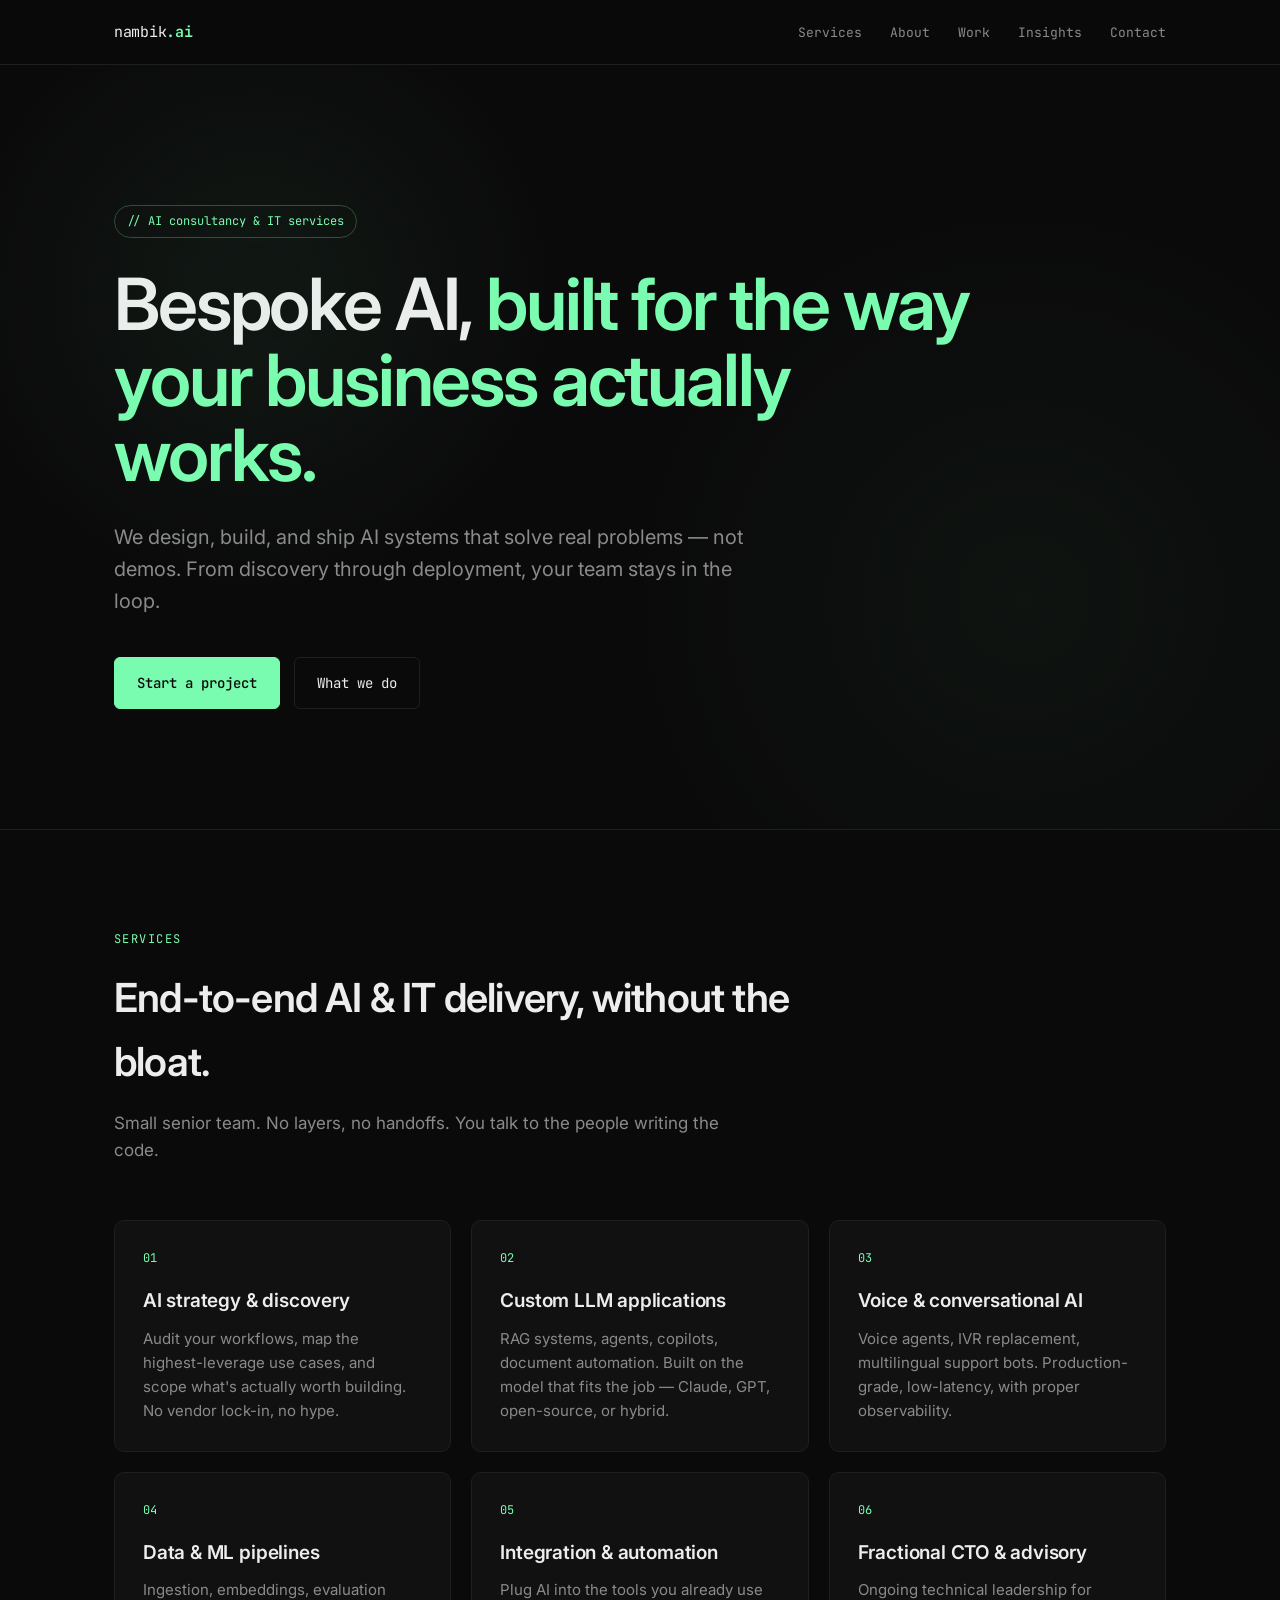
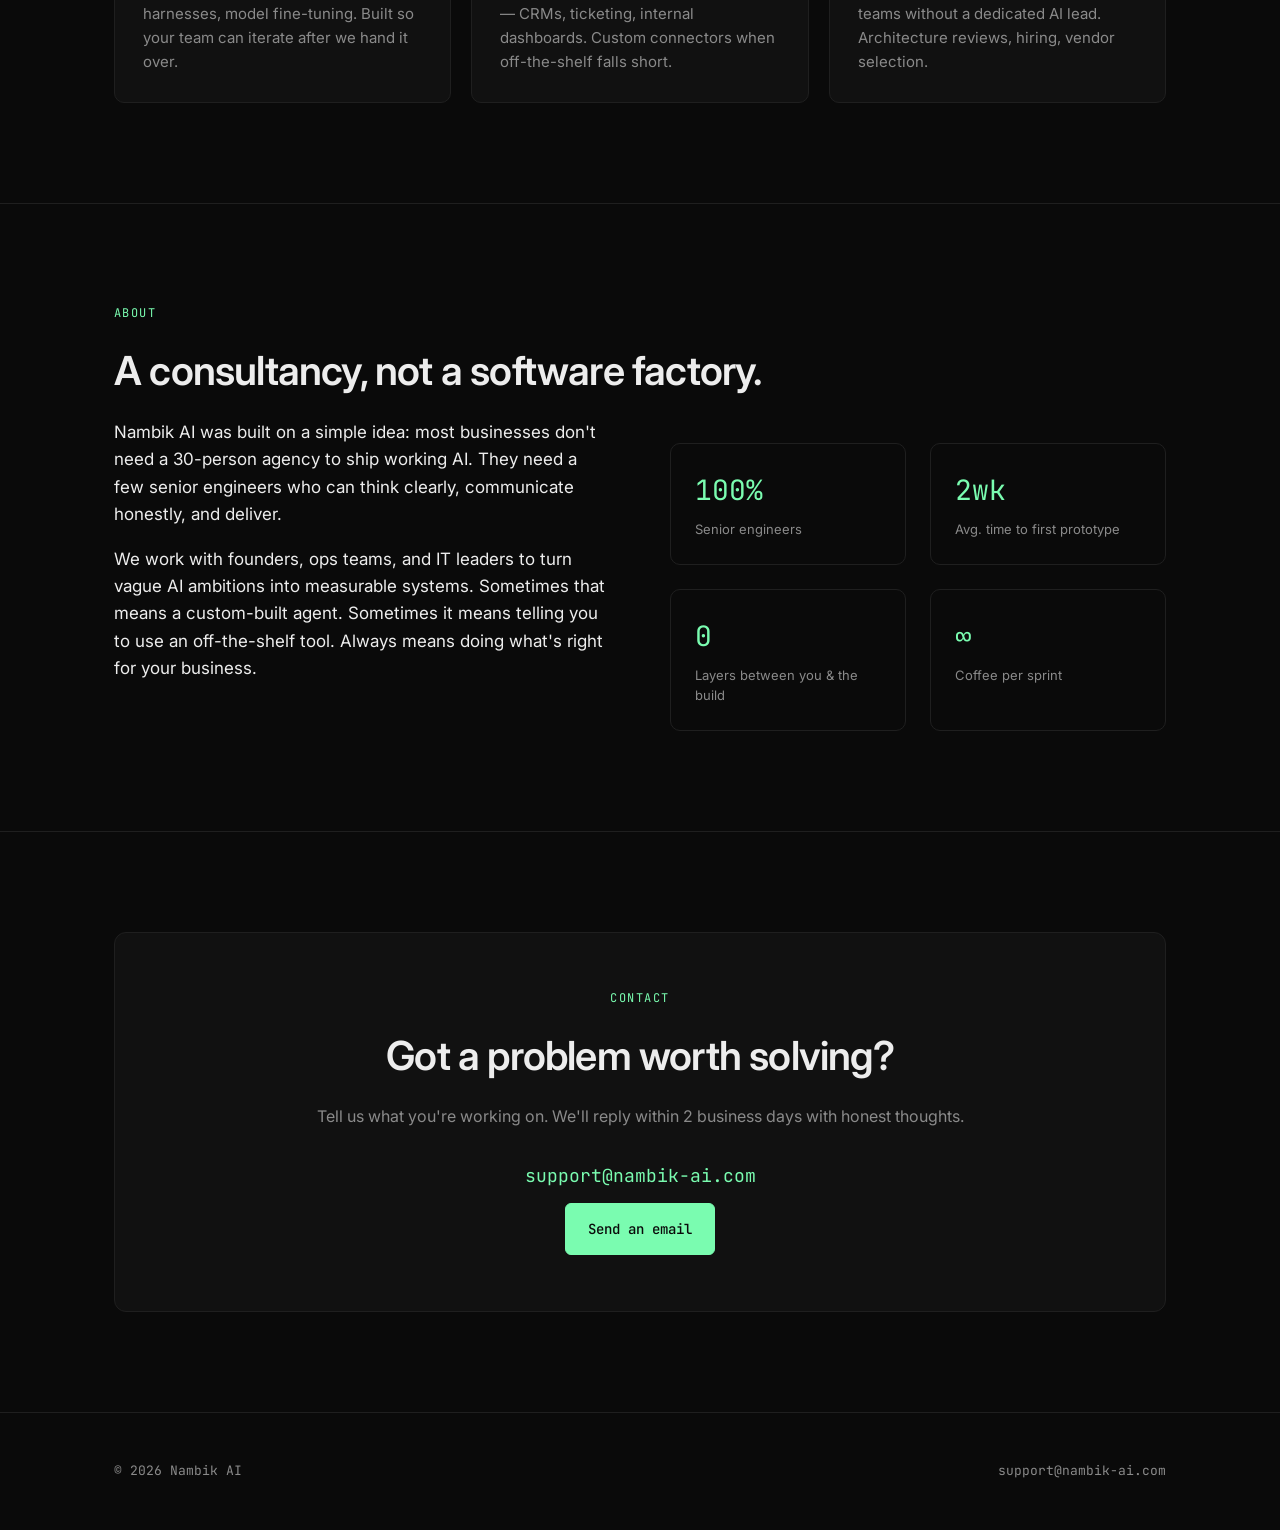
<file: index.html>
<!doctype html>
<html lang="en">
<head>
  <meta charset="utf-8" />
  <meta name="viewport" content="width=device-width, initial-scale=1" />
  <title>Nambik AI — Bespoke AI solutions for businesses</title>
  <meta name="description" content="Nambik AI is a consultancy delivering bespoke AI solutions and IT services for businesses. From strategy to shipped systems." />
  <meta name="theme-color" content="#0a0a0a" />
  <meta property="og:title" content="Nambik AI — Bespoke AI for businesses" />
  <meta property="og:description" content="Consultancy delivering bespoke AI solutions and IT services." />
  <meta property="og:type" content="website" />
  <meta property="og:url" content="https://nambik-ai.com" />
  <link rel="preconnect" href="https://fonts.googleapis.com" />
  <link rel="preconnect" href="https://fonts.gstatic.com" crossorigin />
  <link rel="stylesheet" href="https://fonts.googleapis.com/css2?family=Inter:wght@400;500;600&family=JetBrains+Mono:wght@400;500&display=swap" />
  <link rel="stylesheet" href="styles.css" />
  <link rel="icon" type="image/svg+xml" href="favicon.svg" />
</head>
<body>

<nav class="top">
  <div class="wrap">
    <a href="/" class="brand">nambik<b>.ai</b></a>
    <ul>
      <li><a href="#services">Services</a></li>
      <li><a href="#about">About</a></li>
      <li><a href="case-studies.html">Work</a></li>
      <li><a href="blog/">Insights</a></li>
      <li><a href="#contact">Contact</a></li>
    </ul>
  </div>
</nav>

<header class="hero">
  <div class="wrap">
    <span class="tag">// AI consultancy &amp; IT services</span>
    <h1>Bespoke AI, <em>built for the way your business actually works.</em></h1>
    <p class="lead">We design, build, and ship AI systems that solve real problems — not demos. From discovery through deployment, your team stays in the loop.</p>
    <div class="cta">
      <a href="#contact" class="btn btn-primary">Start a project</a>
      <a href="#services" class="btn btn-ghost">What we do</a>
    </div>
  </div>
</header>

<section id="services">
  <div class="wrap">
    <div class="section-tag">Services</div>
    <h2>End-to-end AI &amp; IT delivery, without the bloat.</h2>
    <p class="section-lead">Small senior team. No layers, no handoffs. You talk to the people writing the code.</p>

    <div class="grid">
      <div class="card">
        <div class="num">01</div>
        <h3>AI strategy &amp; discovery</h3>
        <p>Audit your workflows, map the highest-leverage use cases, and scope what's actually worth building. No vendor lock-in, no hype.</p>
      </div>
      <div class="card">
        <div class="num">02</div>
        <h3>Custom LLM applications</h3>
        <p>RAG systems, agents, copilots, document automation. Built on the model that fits the job — Claude, GPT, open-source, or hybrid.</p>
      </div>
      <div class="card">
        <div class="num">03</div>
        <h3>Voice &amp; conversational AI</h3>
        <p>Voice agents, IVR replacement, multilingual support bots. Production-grade, low-latency, with proper observability.</p>
      </div>
      <div class="card">
        <div class="num">04</div>
        <h3>Data &amp; ML pipelines</h3>
        <p>Ingestion, embeddings, evaluation harnesses, model fine-tuning. Built so your team can iterate after we hand it over.</p>
      </div>
      <div class="card">
        <div class="num">05</div>
        <h3>Integration &amp; automation</h3>
        <p>Plug AI into the tools you already use — CRMs, ticketing, internal dashboards. Custom connectors when off-the-shelf falls short.</p>
      </div>
      <div class="card">
        <div class="num">06</div>
        <h3>Fractional CTO &amp; advisory</h3>
        <p>Ongoing technical leadership for teams without a dedicated AI lead. Architecture reviews, hiring, vendor selection.</p>
      </div>
    </div>
  </div>
</section>

<section id="about">
  <div class="wrap">
    <div class="section-tag">About</div>
    <h2>A consultancy, not a software factory.</h2>
    <div class="about-grid">
      <div>
        <p>Nambik AI was built on a simple idea: most businesses don't need a 30-person agency to ship working AI. They need a few senior engineers who can think clearly, communicate honestly, and deliver.</p>
        <p>We work with founders, ops teams, and IT leaders to turn vague AI ambitions into measurable systems. Sometimes that means a custom-built agent. Sometimes it means telling you to use an off-the-shelf tool. Always means doing what's right for your business.</p>
      </div>
      <div>
        <div class="stats">
          <div class="stat"><div class="n">100%</div><div class="l">Senior engineers</div></div>
          <div class="stat"><div class="n">2wk</div><div class="l">Avg. time to first prototype</div></div>
          <div class="stat"><div class="n">0</div><div class="l">Layers between you &amp; the build</div></div>
          <div class="stat"><div class="n">∞</div><div class="l">Coffee per sprint</div></div>
        </div>
      </div>
    </div>
  </div>
</section>

<section id="contact">
  <div class="wrap">
    <div class="contact-box">
      <div class="section-tag">Contact</div>
      <h2>Got a problem worth solving?</h2>
      <p>Tell us what you're working on. We'll reply within 2 business days with honest thoughts.</p>
      <a href="mailto:support@nambik-ai.com?subject=Project%20enquiry" class="email">support@nambik-ai.com</a>
      <div>
        <a href="mailto:support@nambik-ai.com?subject=Project%20enquiry" class="btn btn-primary">Send an email</a>
      </div>
    </div>
  </div>
</section>

<footer>
  <div class="wrap">
    <div>&copy; <span id="yr"></span> Nambik AI</div>
    <div>
      <a href="mailto:support@nambik-ai.com">support@nambik-ai.com</a>
    </div>
  </div>
</footer>

<script>document.getElementById('yr').textContent = new Date().getFullYear();</script>
</body>
</html>
</file>
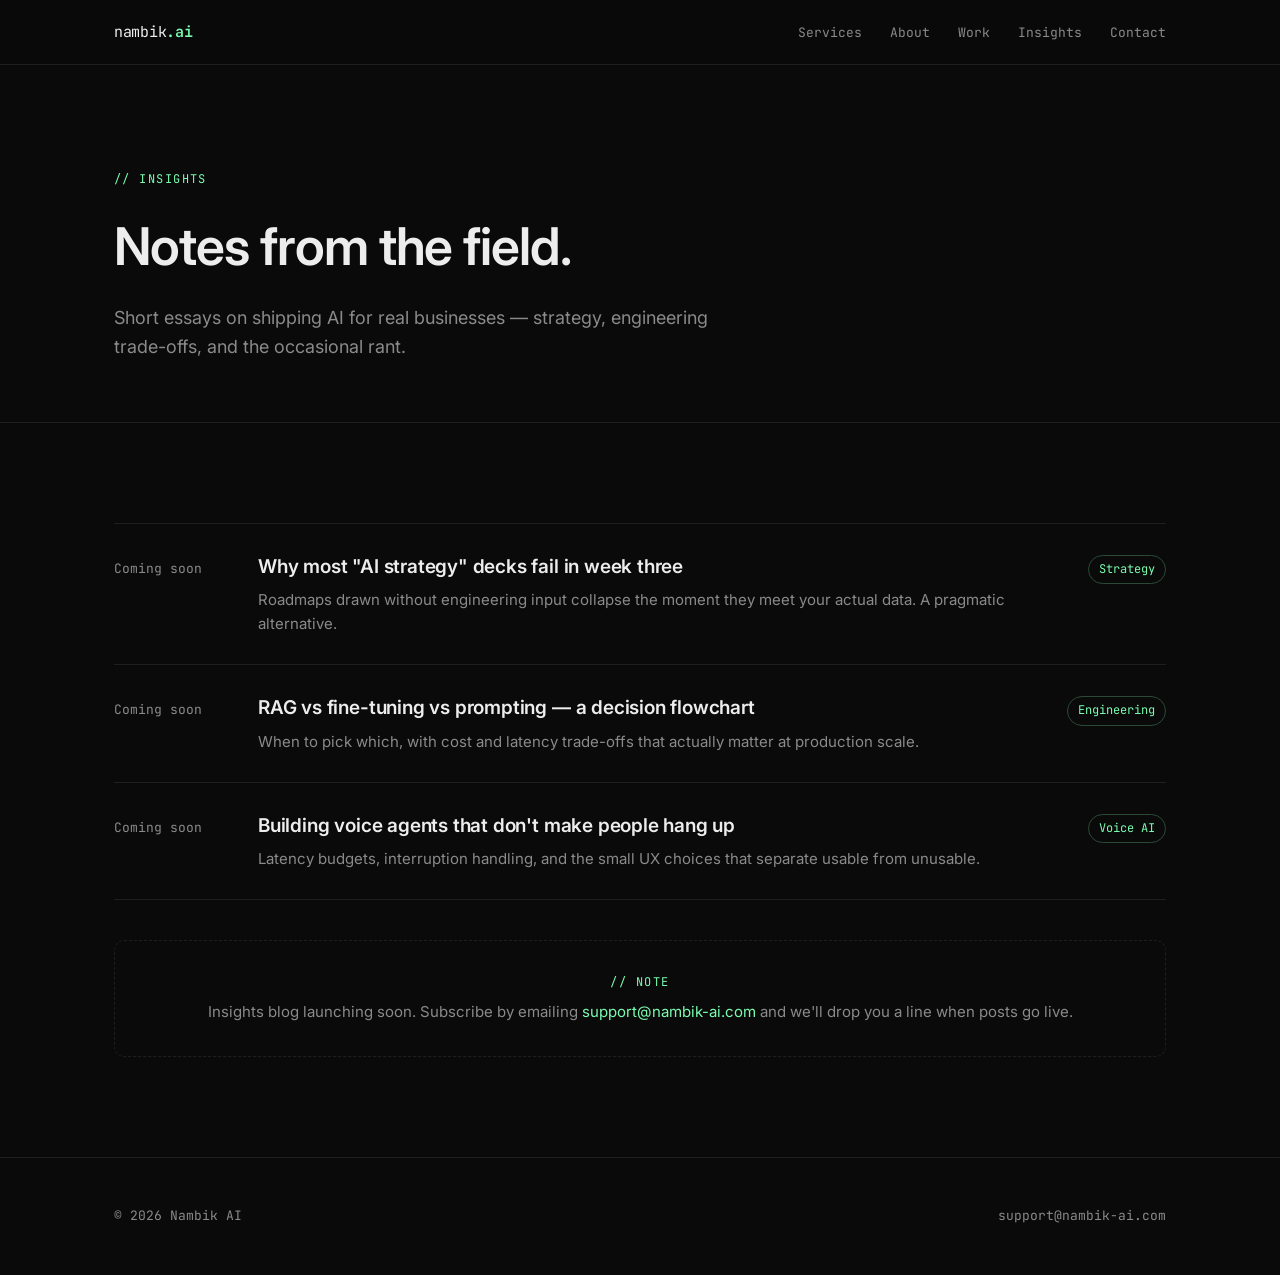
<file: blog/index.html>
<!doctype html>
<html lang="en">
<head>
  <meta charset="utf-8" />
  <meta name="viewport" content="width=device-width, initial-scale=1" />
  <title>Insights — Nambik AI</title>
  <meta name="description" content="Notes on shipping AI for businesses — strategy, engineering, and lessons learned." />
  <meta name="theme-color" content="#0a0a0a" />
  <link rel="preconnect" href="https://fonts.googleapis.com" />
  <link rel="preconnect" href="https://fonts.gstatic.com" crossorigin />
  <link rel="stylesheet" href="https://fonts.googleapis.com/css2?family=Inter:wght@400;500;600&family=JetBrains+Mono:wght@400;500&display=swap" />
  <link rel="stylesheet" href="../styles.css" />
  <link rel="icon" type="image/svg+xml" href="../favicon.svg" />
</head>
<body>

<nav class="top">
  <div class="wrap">
    <a href="/" class="brand">nambik<b>.ai</b></a>
    <ul>
      <li><a href="../index.html#services">Services</a></li>
      <li><a href="../index.html#about">About</a></li>
      <li><a href="../case-studies.html">Work</a></li>
      <li><a href="/blog/">Insights</a></li>
      <li><a href="../index.html#contact">Contact</a></li>
    </ul>
  </div>
</nav>

<header class="page-head">
  <div class="wrap">
    <span class="tag">// Insights</span>
    <h1>Notes from the field.</h1>
    <p>Short essays on shipping AI for real businesses — strategy, engineering trade-offs, and the occasional rant.</p>
  </div>
</header>

<section>
  <div class="wrap">
    <div class="list">
      <a href="#" class="list-item">
        <div class="date">Coming soon</div>
        <div>
          <h3>Why most "AI strategy" decks fail in week three</h3>
          <p>Roadmaps drawn without engineering input collapse the moment they meet your actual data. A pragmatic alternative.</p>
        </div>
        <span class="tag">Strategy</span>
      </a>
      <a href="#" class="list-item">
        <div class="date">Coming soon</div>
        <div>
          <h3>RAG vs fine-tuning vs prompting — a decision flowchart</h3>
          <p>When to pick which, with cost and latency trade-offs that actually matter at production scale.</p>
        </div>
        <span class="tag">Engineering</span>
      </a>
      <a href="#" class="list-item">
        <div class="date">Coming soon</div>
        <div>
          <h3>Building voice agents that don't make people hang up</h3>
          <p>Latency budgets, interruption handling, and the small UX choices that separate usable from unusable.</p>
        </div>
        <span class="tag">Voice AI</span>
      </a>
    </div>

    <div class="empty-note">
      <span class="mono">// Note</span>
      Insights blog launching soon. Subscribe by emailing <a href="mailto:support@nambik-ai.com?subject=Subscribe%20insights" style="color:var(--accent)">support@nambik-ai.com</a> and we'll drop you a line when posts go live.
    </div>
  </div>
</section>

<footer>
  <div class="wrap">
    <div>&copy; <span id="yr"></span> Nambik AI</div>
    <div><a href="mailto:support@nambik-ai.com">support@nambik-ai.com</a></div>
  </div>
</footer>

<script>document.getElementById('yr').textContent = new Date().getFullYear();</script>
</body>
</html>
</file>
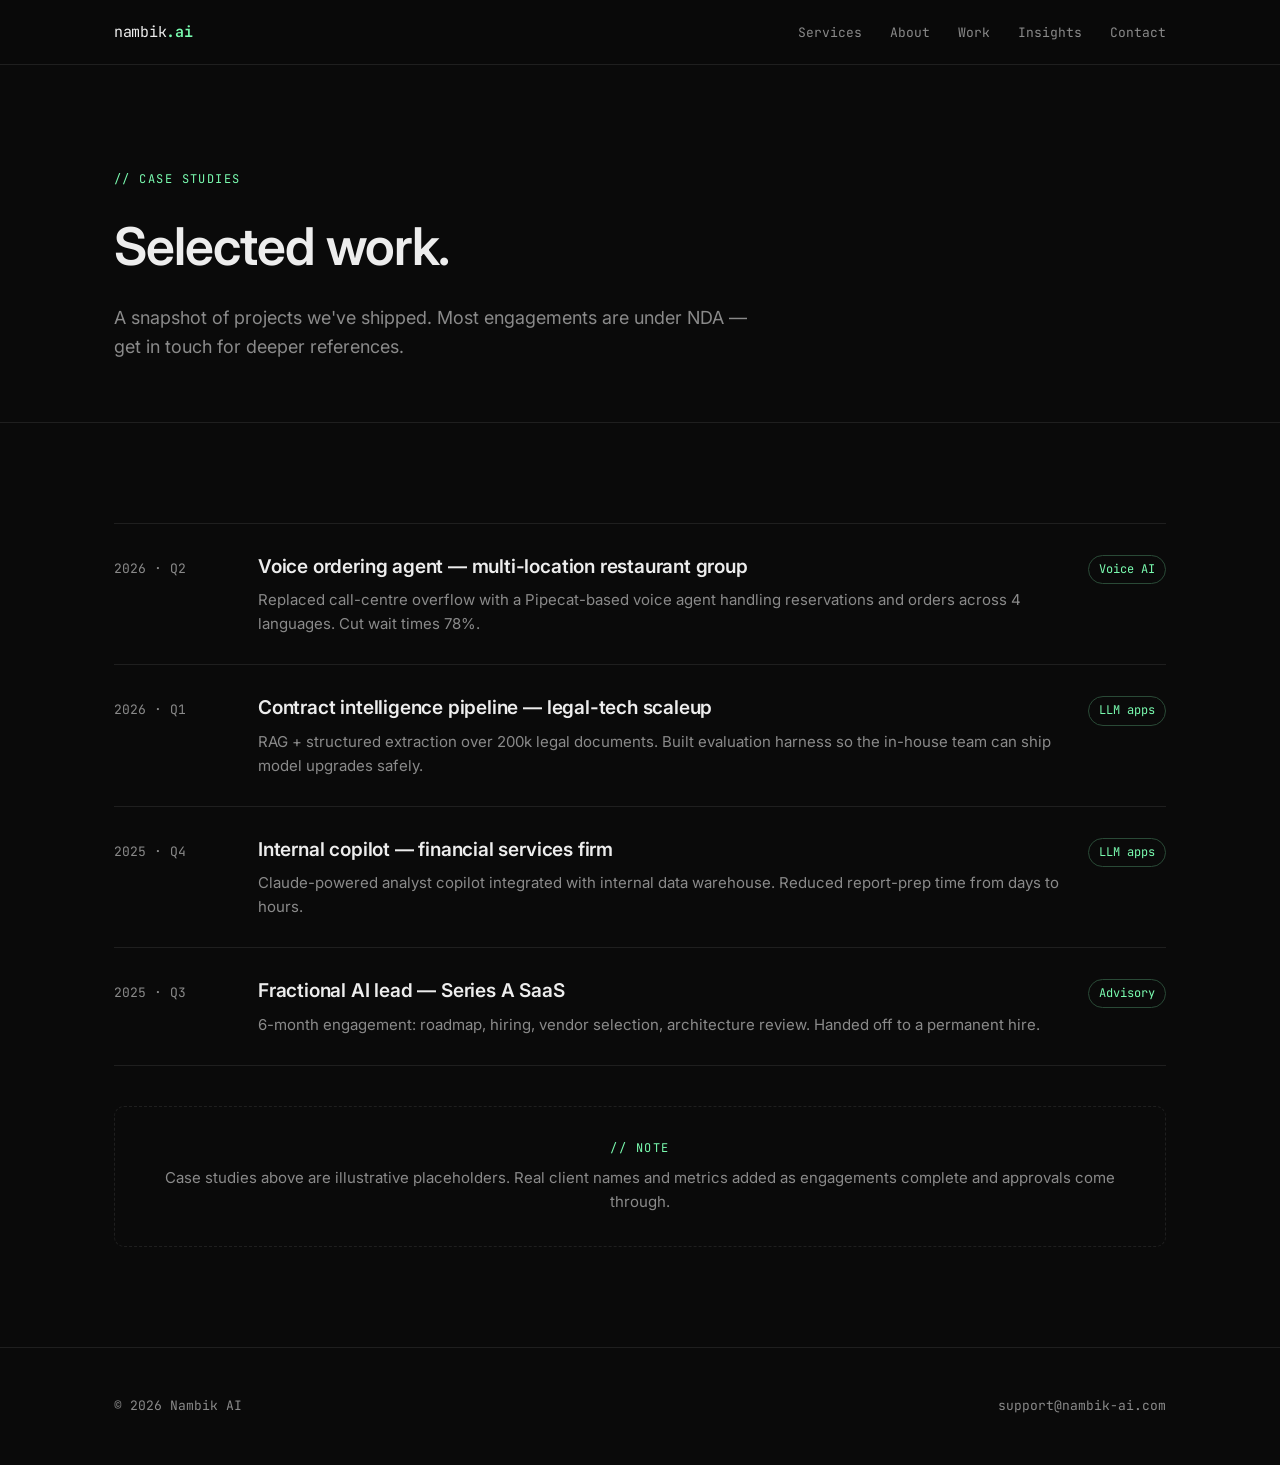
<file: case-studies.html>
<!doctype html>
<html lang="en">
<head>
  <meta charset="utf-8" />
  <meta name="viewport" content="width=device-width, initial-scale=1" />
  <title>Case studies — Nambik AI</title>
  <meta name="description" content="Selected AI consultancy projects delivered by Nambik AI." />
  <meta name="theme-color" content="#0a0a0a" />
  <link rel="preconnect" href="https://fonts.googleapis.com" />
  <link rel="preconnect" href="https://fonts.gstatic.com" crossorigin />
  <link rel="stylesheet" href="https://fonts.googleapis.com/css2?family=Inter:wght@400;500;600&family=JetBrains+Mono:wght@400;500&display=swap" />
  <link rel="stylesheet" href="styles.css" />
  <link rel="icon" type="image/svg+xml" href="favicon.svg" />
</head>
<body>

<nav class="top">
  <div class="wrap">
    <a href="/" class="brand">nambik<b>.ai</b></a>
    <ul>
      <li><a href="index.html#services">Services</a></li>
      <li><a href="index.html#about">About</a></li>
      <li><a href="case-studies.html">Work</a></li>
      <li><a href="blog/">Insights</a></li>
      <li><a href="index.html#contact">Contact</a></li>
    </ul>
  </div>
</nav>

<header class="page-head">
  <div class="wrap">
    <span class="tag">// Case studies</span>
    <h1>Selected work.</h1>
    <p>A snapshot of projects we've shipped. Most engagements are under NDA — get in touch for deeper references.</p>
  </div>
</header>

<section>
  <div class="wrap">
    <div class="list">
      <a href="#" class="list-item">
        <div class="date">2026 · Q2</div>
        <div>
          <h3>Voice ordering agent — multi-location restaurant group</h3>
          <p>Replaced call-centre overflow with a Pipecat-based voice agent handling reservations and orders across 4 languages. Cut wait times 78%.</p>
        </div>
        <span class="tag">Voice AI</span>
      </a>
      <a href="#" class="list-item">
        <div class="date">2026 · Q1</div>
        <div>
          <h3>Contract intelligence pipeline — legal-tech scaleup</h3>
          <p>RAG + structured extraction over 200k legal documents. Built evaluation harness so the in-house team can ship model upgrades safely.</p>
        </div>
        <span class="tag">LLM apps</span>
      </a>
      <a href="#" class="list-item">
        <div class="date">2025 · Q4</div>
        <div>
          <h3>Internal copilot — financial services firm</h3>
          <p>Claude-powered analyst copilot integrated with internal data warehouse. Reduced report-prep time from days to hours.</p>
        </div>
        <span class="tag">LLM apps</span>
      </a>
      <a href="#" class="list-item">
        <div class="date">2025 · Q3</div>
        <div>
          <h3>Fractional AI lead — Series A SaaS</h3>
          <p>6-month engagement: roadmap, hiring, vendor selection, architecture review. Handed off to a permanent hire.</p>
        </div>
        <span class="tag">Advisory</span>
      </a>
    </div>

    <div class="empty-note">
      <span class="mono">// Note</span>
      Case studies above are illustrative placeholders. Real client names and metrics added as engagements complete and approvals come through.
    </div>
  </div>
</section>

<footer>
  <div class="wrap">
    <div>&copy; <span id="yr"></span> Nambik AI</div>
    <div><a href="mailto:support@nambik-ai.com">support@nambik-ai.com</a></div>
  </div>
</footer>

<script>document.getElementById('yr').textContent = new Date().getFullYear();</script>
</body>
</html>
</file>
<file: styles.css>
:root {
  --bg: #0a0a0a;
  --bg-elev: #111;
  --fg: #ededed;
  --muted: #8a8a8a;
  --border: #1f1f1f;
  --accent: #7afcb0;
  --accent-dim: #2a4a37;
  --mono: ui-monospace, "JetBrains Mono", "SF Mono", Menlo, monospace;
  --sans: "Inter", -apple-system, BlinkMacSystemFont, "Segoe UI", system-ui, sans-serif;
}

* { box-sizing: border-box; margin: 0; padding: 0; }

html { scroll-behavior: smooth; }

body {
  background: var(--bg);
  color: var(--fg);
  font-family: var(--sans);
  font-size: 16px;
  line-height: 1.6;
  -webkit-font-smoothing: antialiased;
  text-rendering: optimizeLegibility;
}

a { color: var(--fg); text-decoration: none; transition: color .15s ease; }
a:hover { color: var(--accent); }

.wrap { max-width: 1100px; margin: 0 auto; padding: 0 24px; }

.mono { font-family: var(--mono); }
.accent { color: var(--accent); }
.muted { color: var(--muted); }

/* nav */
nav.top {
  position: sticky; top: 0; z-index: 50;
  background: rgba(10,10,10,.85);
  backdrop-filter: blur(10px);
  border-bottom: 1px solid var(--border);
}
nav.top .wrap {
  display: flex; align-items: center; justify-content: space-between;
  height: 64px;
}
nav.top .brand {
  font-family: var(--mono);
  font-size: 15px;
  letter-spacing: -.02em;
}
nav.top .brand b { color: var(--accent); font-weight: 600; }
nav.top ul { list-style: none; display: flex; gap: 28px; }
nav.top ul a {
  font-family: var(--mono);
  font-size: 13px;
  color: var(--muted);
}
nav.top ul a:hover { color: var(--fg); }

/* hero */
.hero {
  padding: 140px 0 120px;
  border-bottom: 1px solid var(--border);
  position: relative;
  overflow: hidden;
}
.hero::before {
  content: "";
  position: absolute; inset: 0;
  background:
    radial-gradient(600px circle at 20% 30%, rgba(122,252,176,.06), transparent 50%),
    radial-gradient(800px circle at 80% 70%, rgba(122,252,176,.04), transparent 50%);
  pointer-events: none;
}
.hero .tag {
  display: inline-block;
  font-family: var(--mono);
  font-size: 12px;
  color: var(--accent);
  padding: 6px 12px;
  border: 1px solid var(--accent-dim);
  border-radius: 100px;
  margin-bottom: 28px;
}
.hero h1 {
  font-size: clamp(40px, 7vw, 72px);
  line-height: 1.05;
  letter-spacing: -.03em;
  font-weight: 600;
  max-width: 880px;
  margin-bottom: 28px;
}
.hero h1 em { font-style: normal; color: var(--accent); }
.hero p.lead {
  font-size: clamp(17px, 2vw, 20px);
  color: var(--muted);
  max-width: 640px;
  margin-bottom: 40px;
}
.hero .cta { display: flex; gap: 14px; flex-wrap: wrap; }

.btn {
  display: inline-block;
  font-family: var(--mono);
  font-size: 14px;
  padding: 14px 22px;
  border-radius: 6px;
  border: 1px solid var(--border);
  transition: all .15s ease;
  cursor: pointer;
}
.btn-primary {
  background: var(--accent);
  color: #0a0a0a;
  border-color: var(--accent);
  font-weight: 500;
}
.btn-primary:hover { background: #6ae8a0; color: #0a0a0a; }
.btn-ghost { color: var(--fg); background: transparent; }
.btn-ghost:hover { border-color: var(--accent); color: var(--accent); }

/* sections */
section { padding: 100px 0; border-bottom: 1px solid var(--border); }
section h2 {
  font-size: clamp(28px, 4vw, 40px);
  letter-spacing: -.02em;
  font-weight: 600;
  margin-bottom: 16px;
  max-width: 720px;
}
section .section-tag {
  font-family: var(--mono);
  font-size: 12px;
  color: var(--accent);
  text-transform: uppercase;
  letter-spacing: .12em;
  margin-bottom: 16px;
}
section p.section-lead {
  color: var(--muted);
  font-size: 17px;
  max-width: 640px;
  margin-bottom: 56px;
}

/* services grid */
.grid { display: grid; gap: 20px; grid-template-columns: repeat(auto-fit, minmax(280px, 1fr)); }

.card {
  background: var(--bg-elev);
  border: 1px solid var(--border);
  border-radius: 10px;
  padding: 28px;
  transition: border-color .15s ease, transform .15s ease;
}
.card:hover { border-color: var(--accent-dim); }
.card .num {
  font-family: var(--mono);
  font-size: 12px;
  color: var(--accent);
  margin-bottom: 18px;
}
.card h3 {
  font-size: 19px;
  font-weight: 600;
  margin-bottom: 10px;
  letter-spacing: -.01em;
}
.card p { color: var(--muted); font-size: 15px; line-height: 1.6; }

/* about */
.about-grid {
  display: grid;
  grid-template-columns: 1fr 1fr;
  gap: 60px;
  align-items: start;
}
@media (max-width: 720px) { .about-grid { grid-template-columns: 1fr; gap: 32px; } }

.about-grid p { color: var(--fg); font-size: 17px; margin-bottom: 18px; }
.about-grid .stats { display: grid; grid-template-columns: 1fr 1fr; gap: 24px; margin-top: 24px; }
.about-grid .stat { padding: 24px; border: 1px solid var(--border); border-radius: 10px; }
.about-grid .stat .n { font-family: var(--mono); font-size: 28px; color: var(--accent); margin-bottom: 6px; }
.about-grid .stat .l { font-size: 13px; color: var(--muted); }

/* contact */
.contact-box {
  background: var(--bg-elev);
  border: 1px solid var(--border);
  border-radius: 12px;
  padding: 56px;
  text-align: center;
}
@media (max-width: 600px) { .contact-box { padding: 36px 24px; } }
.contact-box h2 { margin: 0 auto 16px; }
.contact-box p { color: var(--muted); margin-bottom: 32px; }
.contact-box .email {
  font-family: var(--mono);
  font-size: 18px;
  color: var(--accent);
  display: inline-block;
  margin-bottom: 12px;
}

/* footer */
footer {
  padding: 48px 0;
  color: var(--muted);
  font-family: var(--mono);
  font-size: 13px;
}
footer .wrap { display: flex; justify-content: space-between; flex-wrap: wrap; gap: 16px; }
footer a { color: var(--muted); }
footer a:hover { color: var(--accent); }

/* case studies / blog list */
.list { display: flex; flex-direction: column; gap: 0; border-top: 1px solid var(--border); }
.list-item {
  display: grid;
  grid-template-columns: 120px 1fr auto;
  gap: 24px;
  padding: 28px 0;
  border-bottom: 1px solid var(--border);
  align-items: baseline;
}
@media (max-width: 600px) { .list-item { grid-template-columns: 1fr; gap: 8px; } }
.list-item .date { font-family: var(--mono); font-size: 13px; color: var(--muted); }
.list-item h3 { font-size: 19px; font-weight: 600; letter-spacing: -.01em; margin-bottom: 6px; }
.list-item p { color: var(--muted); font-size: 15px; }
.list-item .tag {
  font-family: var(--mono); font-size: 12px;
  color: var(--accent); border: 1px solid var(--accent-dim);
  padding: 4px 10px; border-radius: 100px;
  justify-self: end;
}

/* page header */
.page-head {
  padding: 100px 0 60px;
  border-bottom: 1px solid var(--border);
}
.page-head .tag {
  font-family: var(--mono); font-size: 12px;
  color: var(--accent); text-transform: uppercase; letter-spacing: .12em;
  margin-bottom: 16px; display: inline-block;
}
.page-head h1 {
  font-size: clamp(36px, 5vw, 52px);
  letter-spacing: -.02em; font-weight: 600;
  margin-bottom: 16px;
}
.page-head p { color: var(--muted); font-size: 18px; max-width: 640px; }

.empty-note {
  margin-top: 40px;
  padding: 32px;
  border: 1px dashed var(--border);
  border-radius: 10px;
  color: var(--muted);
  font-size: 15px;
  text-align: center;
}
.empty-note .mono { color: var(--accent); display: block; margin-bottom: 8px; font-size: 12px; letter-spacing: .12em; text-transform: uppercase; }
</file>
